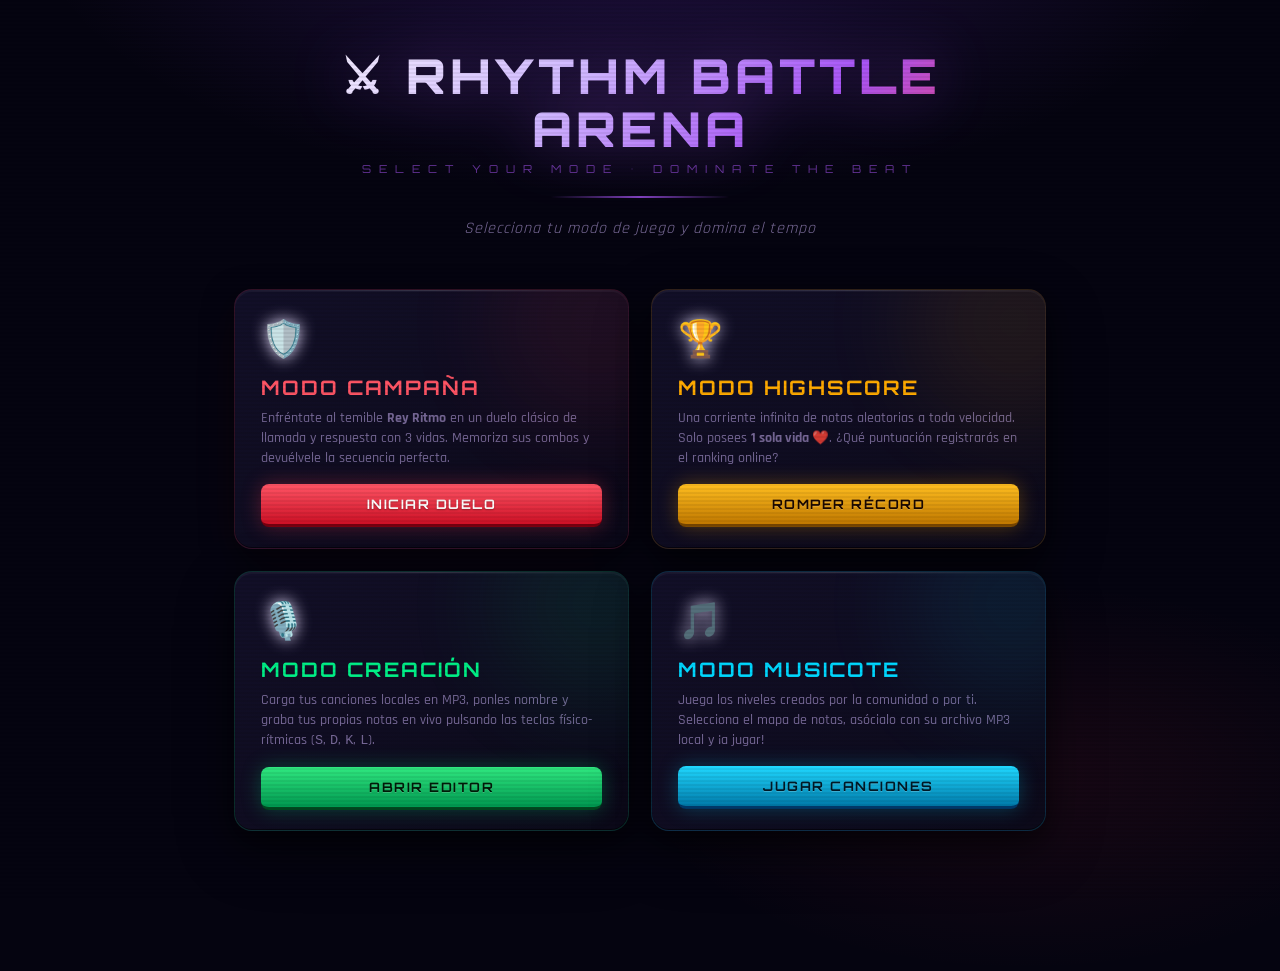
<file: index.html>
<!DOCTYPE html>
<html lang="es">
<head>
    <meta charset="UTF-8">
    <meta http-equiv="refresh" content="0; url=menu.html">
    <title>Cargando Rhythm Battle Arena...</title>
    <style>
        /* Una pantalla de carga simple por si el navegador tarda un instante */
        body {
            background-color: #0f0c1b;
            color: #ffffff;
            font-family: 'Segoe UI', sans-serif;
            display: flex;
            justify-content: center;
            align-items: center;
            height: 100vh;
            margin: 0;
        }
    </style>
</head>
<body>
    <p>Cargando Arena Musical...</p>
    <script>
        // Respaldo en JavaScript por si el navegador bloquea la meta-etiqueta
        window.location.href = "menu.html";
    </script>
</body>
</html>
</file>
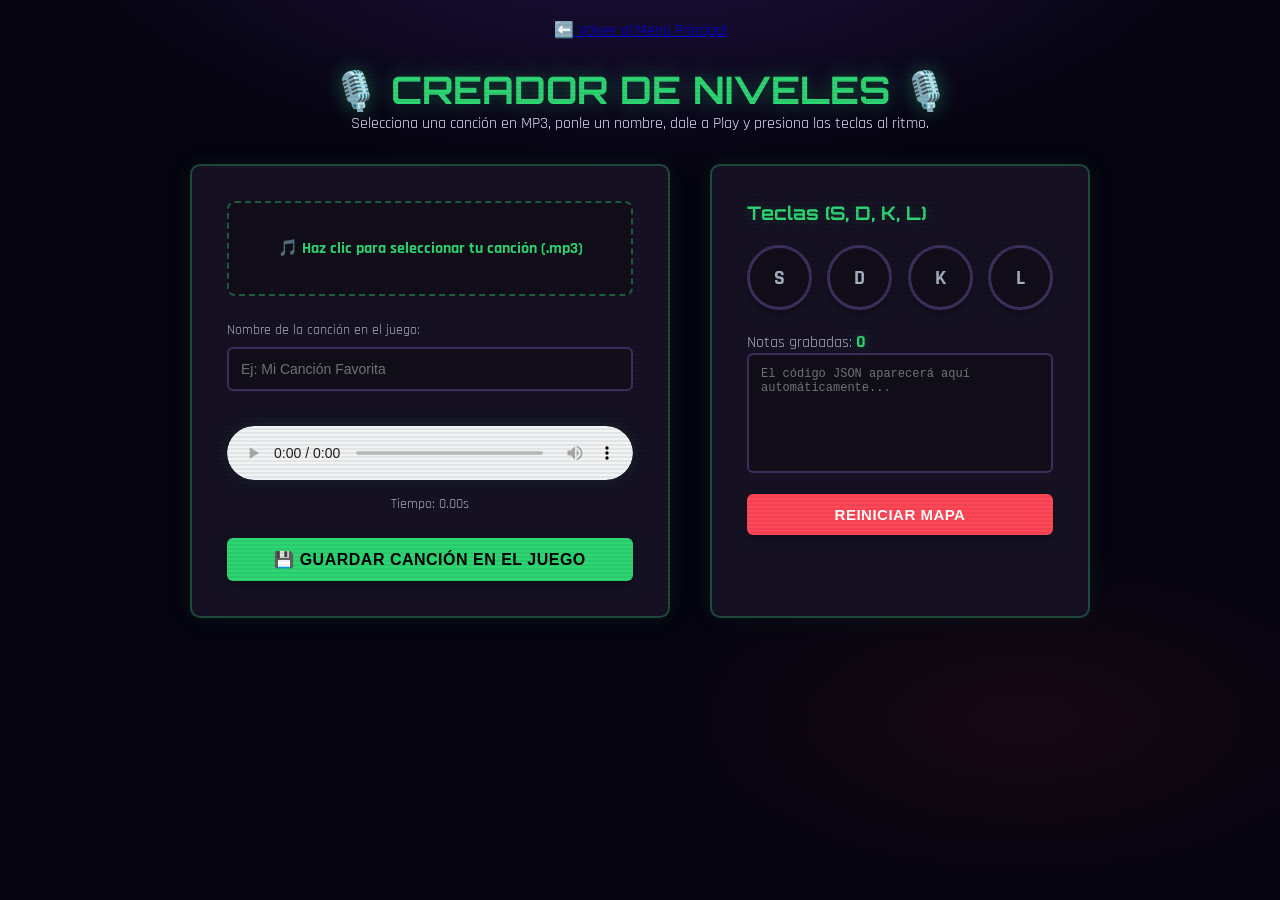
<file: editor_local.html>
<!DOCTYPE html>
<html lang="es">
<head>
    <meta charset="UTF-8">
    <title>Creador de Mapas - Rhythm Battle Arena</title>
    <link rel="stylesheet" href="style.css">
    <style>
        .container {
            display: flex;
            justify-content: center;
            gap: 40px;
            margin-top: 30px;
            flex-wrap: wrap;
        }
        
        #audio-panel {
            background: #161224;
            padding: 35px;
            border-radius: 10px;
            width: 480px;
            display: flex;
            flex-direction: column;
            justify-content: center;
            align-items: center;
            border: 2px solid rgba(46, 213, 115, 0.3);
            box-shadow: 0 0 25px rgba(46, 213, 115, 0.08);
            transition: all 0.3s ease;
            box-sizing: border-box;
        }
        
        #audio-panel:hover {
            border-color: #2ed573;
            box-shadow: 0 0 30px rgba(46, 213, 115, 0.15);
        }
        
        #editor-panel {
            background: #161224;
            padding: 35px;
            border-radius: 10px;
            width: 380px;
            text-align: left;
            border: 2px solid rgba(46, 213, 115, 0.3);
            box-shadow: 0 0 25px rgba(46, 213, 115, 0.08);
            transition: all 0.3s ease;
            box-sizing: border-box;
        }

        #editor-panel:hover {
            border-color: #2ed573;
            box-shadow: 0 0 30px rgba(46, 213, 115, 0.15);
        }
        
        .file-select-zone {
            border: 2px dashed rgba(46, 213, 115, 0.4);
            padding: 35px 20px;
            border-radius: 8px;
            width: 100%;
            text-align: center;
            margin-bottom: 25px;
            background: #110e1a;
            cursor: pointer;
            transition: all 0.2s ease;
            box-sizing: border-box;
        }
        
        .file-select-zone:hover {
            border-color: #2ed573;
            background: rgba(46, 213, 115, 0.05);
            box-shadow: 0 0 15px rgba(46, 213, 115, 0.15);
        }
        
        input[type="file"] {
            display: none;
        }

        input[type="text"] {
            width: 100%;
            padding: 12px;
            background: #110e1a;
            border: 2px solid #3d2f5c;
            color: white;
            border-radius: 6px;
            box-sizing: border-box;
            margin-bottom: 20px;
            font-size: 14px;
            outline: none;
            transition: all 0.2s ease;
        }

        input[type="text"]:focus {
            border-color: #2ed573;
            box-shadow: 0 0 10px rgba(46, 213, 115, 0.3);
        }

        .pad-container {
            display: flex;
            justify-content: space-between;
            margin: 20px 0;
        }

        .pad {
            width: 65px;
            height: 65px;
            border: 3px solid #3d2f5c;
            border-radius: 50%;
            display: flex;
            align-items: center;
            justify-content: center;
            font-weight: bold;
            font-size: 20px;
            background: #110e1a;
            color: #a5b1c2;
            transition: all 0.08s ease;
            user-select: none;
            box-shadow: 0 4px 10px rgba(0, 0, 0, 0.3);
        }

        .pad.active-S { background: #ff4757; border-color: #ff4757; box-shadow: 0 0 20px #ff4757; color: white; transform: scale(0.9); }
        .pad.active-D { background: #2ed573; border-color: #2ed573; box-shadow: 0 0 20px #2ed573; color: white; transform: scale(0.9); }
        .pad.active-K { background: #ffa502; border-color: #ffa502; box-shadow: 0 0 20px #ffa502; color: white; transform: scale(0.9); }
        .pad.active-L { background: #1e90ff; border-color: #1e90ff; box-shadow: 0 0 20px #1e90ff; color: white; transform: scale(0.9); }

        audio {
            width: 100%;
            margin-top: 15px;
            border-radius: 30px;
            background: #110e1a;
            box-shadow: 0 0 15px rgba(46, 213, 115, 0.1);
            outline: none;
        }

        textarea {
            width: 100%;
            height: 120px;
            background: #110e1a;
            color: #2ed573;
            border: 2px solid #3d2f5c;
            border-radius: 6px;
            font-family: 'Courier New', Courier, monospace;
            padding: 12px;
            box-sizing: border-box;
            resize: none;
            font-size: 12px;
            outline: none;
            transition: all 0.2s ease;
            margin-bottom: 15px;
        }

        textarea:focus {
            border-color: #2ed573;
            box-shadow: 0 0 10px rgba(46, 213, 115, 0.2);
        }

        button {
            background: #2ed573;
            color: black;
            border: none;
            padding: 12px 15px;
            font-weight: bold;
            border-radius: 6px;
            cursor: pointer;
            width: 100%;
            font-size: 15px;
            text-transform: uppercase;
            letter-spacing: 0.5px;
            box-shadow: 0 4px 10px rgba(0,0,0,0.3);
            transition: all 0.2s ease;
        }

        button:hover {
            background: #5ed98f;
            transform: translateY(-2px);
            box-shadow: 0 6px 15px rgba(46, 213, 115, 0.4);
        }

        button:active {
            transform: translateY(0);
        }

        .btn-danger {
            background: #ff4757;
            color: white;
        }

        .btn-danger:hover {
            background: #ff6b7b;
            box-shadow: 0 6px 15px rgba(255, 71, 87, 0.4);
        }

        #save-btn {
            background: #2ed573;
            color: black;
            margin-top: 25px;
            font-size: 16px;
        }

        #save-btn:hover {
            background: #5ed98f;
            box-shadow: 0 6px 15px rgba(46, 213, 115, 0.4);
        }
    </style>
</head>
<body>

    <div class="menu-wrapper">
        <a href="menu.html" class="nav-back" style="margin-top: 20px; display: inline-block;">⬅️ Volver al Menú Principal</a>
        
        <h1 id="game-title" style="color: #2ed573; text-shadow: 0 0 20px rgba(46, 213, 115, 0.4); margin-top: 25px; font-size: 38px;">🎙️ CREADOR DE NIVELES 🎙️</h1>
        <div class="welcome-subtitle" style="margin-bottom: 30px;">Selecciona una canción en MP3, ponle un nombre, dale a Play y presiona las teclas al ritmo.</div>

        <div class="container">
            <div id="audio-panel">
                <div class="file-select-zone" onclick="document.getElementById('audio-file').click()">
                    <p id="file-label" style="margin: 0; font-weight: bold; color: #2ed573;">🎵 Haz clic para seleccionar tu canción (.mp3)</p>
                    <input type="file" id="audio-file" accept="audio/*">
                </div>
                
                <label style="align-self: flex-start; margin-bottom: 8px; color: #a5b1c2; font-size: 14px;">Nombre de la canción en el juego:</label>
                <input type="text" id="song-name" placeholder="Ej: Mi Canción Favorita">

                <audio id="audio-player" controls></audio>
                <div style="margin-top: 15px; color: #a5b1c2; font-size: 14px;" id="track-time">Tiempo: 0.00s</div>
                
                <button id="save-btn">💾 Guardar Canción en el Juego</button>
            </div>

            <div id="editor-panel">
                <h3 style="margin-top:0; color: #2ed573; text-shadow: 0 0 10px rgba(46, 213, 115, 0.2);">Teclas (S, D, K, L)</h3>
                <div class="pad-container">
                    <div id="pad-S" class="pad">S</div>
                    <div id="pad-D" class="pad">D</div>
                    <div id="pad-K" class="pad">K</div>
                    <div id="pad-L" class="pad">L</div>
                </div>
                <p style="color: #a5b1c2;">Notas grabadas: <strong id="note-count" style="color: #2ed573; font-size: 18px; text-shadow: 0 0 10px rgba(46, 213, 115, 0.3);">0</strong></p>
                <textarea id="json-output" readonly placeholder="El código JSON aparecerá aquí automáticamente..."></textarea>
                <button onclick="clearMap()" class="btn-danger">Reiniciar Mapa</button>
            </div>
        </div>

    <script>
        const audioInput = document.getElementById('audio-file');
        const audioPlayer = document.getElementById('audio-player');
        const fileLabel = document.getElementById('file-label');
        const trackTimeTxt = document.getElementById('track-time');
        const songNameInput = document.getElementById('song-name');
        
        let generatedMap = [];
        let selectedFileName = "";
        const validKeys = ['S', 'D', 'K', 'L'];

        // Cargar archivo de audio local
        audioInput.addEventListener('change', function(e) {
            const file = e.target.files[0];
            if (file) {
                selectedFileName = file.name;
                fileLabel.innerText = "🎵 Cargado: " + file.name;
                // Auto-rellenar el nombre quitando la extensión .mp3
                songNameInput.value = file.name.replace(/\.[^/.]+$/, ""); 
                audioPlayer.src = URL.createObjectURL(file);
                clearMap(false);
            }
        });

        // Mostrar el tiempo transcurrido
        audioPlayer.addEventListener('timeupdate', () => {
            trackTimeTxt.innerText = `Tiempo: ${audioPlayer.currentTime.toFixed(2)}s`;
        });

        // Capturar pulsaciones
        window.addEventListener('keydown', (e) => {
            if (!audioPlayer.src || audioPlayer.paused) return;
            const key = e.key.toUpperCase();
            if (validKeys.includes(key)) {
                e.preventDefault(); 
                const exactTime = parseFloat(audioPlayer.currentTime.toFixed(3));
                
                // Evitar spam por mantener pulsada la tecla
                if (generatedMap.length > 0) {
                    const lastNote = generatedMap[generatedMap.length - 1];
                    if (lastNote.key === key && Math.abs(lastNote.time - exactTime) < 0.05) return;
                }

                generatedMap.push({ time: exactTime, key: key });
                generatedMap.sort((a, b) => a.time - b.time);
                updateUI(key);
            }
        });

        // Quitar la animación visual al soltar la tecla
        window.addEventListener('keyup', (e) => {
            const key = e.key.toUpperCase();
            if (validKeys.includes(key)) {
                const pad = document.getElementById(`pad-${key}`);
                if (pad) pad.className = `pad`;
            }
        });

        function updateUI(activeKey) {
            const pad = document.getElementById(`pad-${activeKey}`);
            if (pad) pad.classList.add(`active-${activeKey}`);
            document.getElementById('note-count').innerText = generatedMap.length;
            document.getElementById('json-output').value = JSON.stringify(generatedMap);
        }

        function clearMap(askConfirm = true) {
            if (askConfirm && !confirm("¿Seguro que quieres borrar todas las notas actuales?")) return;
            generatedMap = [];
            document.getElementById('note-count').innerText = "0";
            document.getElementById('json-output').value = "";
        }

        // Guardar la canción en localStorage
        document.getElementById('save-btn').addEventListener('click', () => {
            const title = songNameInput.value.trim();
            if (!title) {
                alert("Por favor, ponle un nombre a la canción.");
                return;
            }
            if (generatedMap.length === 0) {
                alert("Primero debes grabar algunas notas antes de guardar.");
                return;
            }

            const customSong = {
                name: title,
                fileName: selectedFileName,
                map: generatedMap
            };

            let savedSongs = JSON.parse(localStorage.getItem('custom_rhythm_songs')) || [];
            
            const existingIndex = savedSongs.findIndex(s => s.name === title);
            if(existingIndex !== -1) {
                if(!confirm("Ya existe una canción con este nombre. ¿Quieres sobrescribirla?")) return;
                savedSongs[existingIndex] = customSong;
            } else {
                savedSongs.push(customSong);
            }

            localStorage.setItem('custom_rhythm_songs', JSON.stringify(savedSongs));
            alert(`¡Canción "${title}" guardada con éxito! Ya puedes volver al juego a probarla.`);
        });
    </script>
    </div>
</body>
</html>
</file>
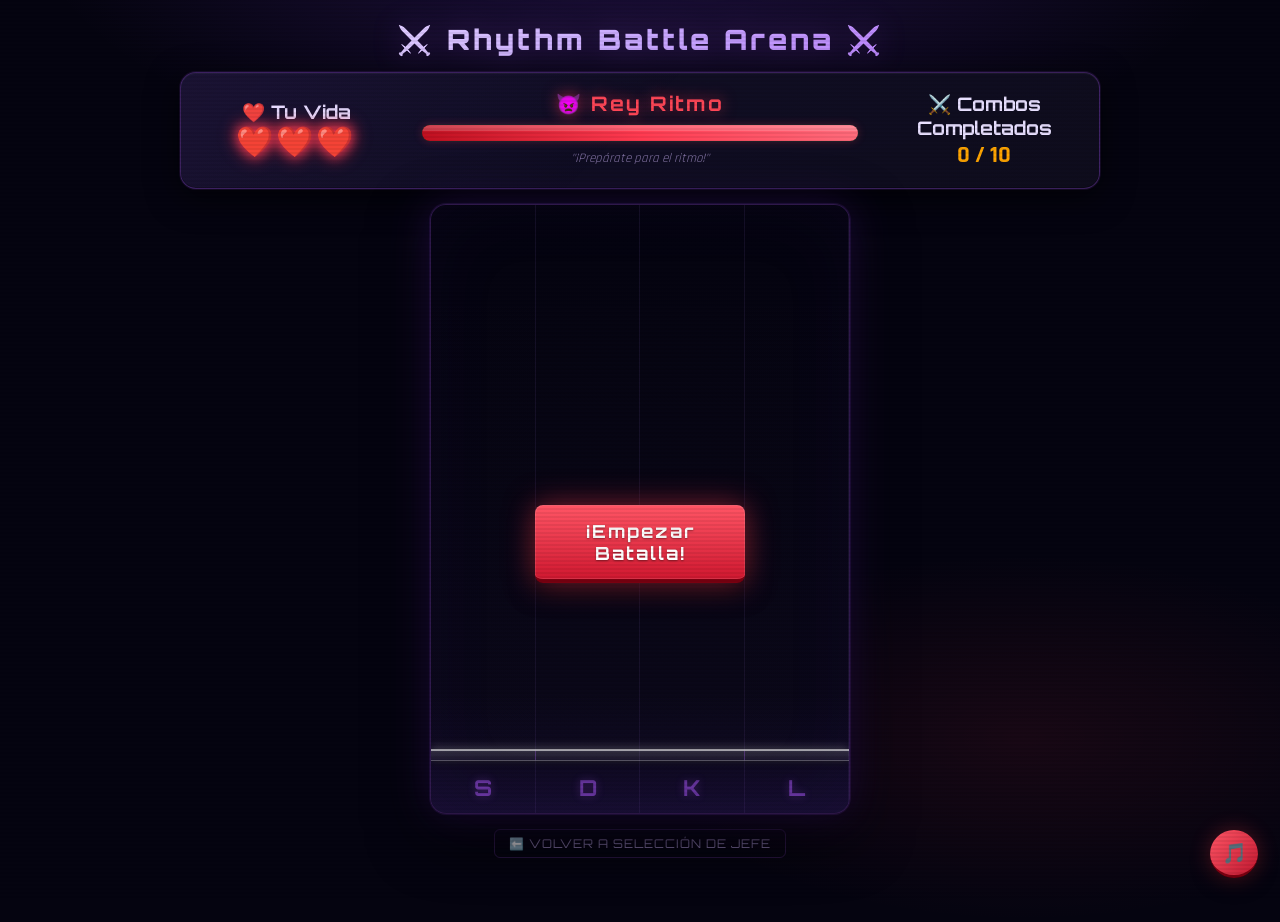
<file: juego.html>
<!DOCTYPE html>
<html lang="es">
<head>
    <meta charset="UTF-8">
    <meta name="viewport" content="width=device-width, initial-scale=1.0">
    <title>Rhythm Battle Arena</title>
    <link rel="preconnect" href="https://fonts.googleapis.com">
    <link href="https://fonts.googleapis.com/css2?family=Rajdhani:wght@400;500;600;700&family=Orbitron:wght@400;700;900&display=swap" rel="stylesheet">
    <link rel="stylesheet" href="style.css">
    <style>
        .nav-back {
            display: inline-block;
            margin-top: 15px;
            color: rgba(136,120,170,0.8);
            text-decoration: none;
            font-size: 12px;
            font-family: 'Orbitron', sans-serif;
            letter-spacing: 1px;
            text-transform: uppercase;
            transition: all 0.2s;
            padding: 6px 14px;
            border: 1px solid rgba(168,85,247,0.2);
            border-radius: 6px;
        }
        .nav-back:hover {
            color: #ff3a50;
            border-color: rgba(255,58,80,0.4);
            box-shadow: 0 0 10px rgba(255,58,80,0.15);
        }
        .highscore-ui-color { color: #ffaa00 !important; }

        #game-title {
            font-family: 'Orbitron', sans-serif;
            font-size: 28px;
            font-weight: 900;
            letter-spacing: 3px;
            margin: 22px 0 10px;
            background: linear-gradient(135deg, #ffffff 0%, #c8a8ff 50%, #a855f7 100%);
            -webkit-background-clip: text;
            -webkit-text-fill-color: transparent;
            background-clip: text;
            filter: drop-shadow(0 0 15px rgba(168,85,247,0.3));
        }
    </style>
</head>
<body>

    <h1 id="game-title">⚔️ Rhythm Battle Arena ⚔️</h1>
    
    <div id="battle-ui">
        <div class="ui-box">
            <h3 id="heart-title">❤️ Tu Vida</h3>
            <div id="player-hearts">❤️❤️❤️</div>
        </div>
        
        <div id="boss-zone">
            <div id="boss-active-ui">
                <h3 id="boss-name">👿 Rey Ritmo</h3>
                <div id="boss-health-bar"><div id="boss-health-fill"></div></div>
                <div id="boss-dialogue">"¡Prepárate para el ritmo!"</div>
            </div>
            <div id="game-message" style="display: none;"></div>
        </div>

        <div class="ui-box">
            <h3 id="score-title">⚔️ Combos Completados</h3>
            <div id="combo-counter" style="font-size: 24px; font-weight: bold; color: #ffa502;">0 / 10</div>
        </div>
    </div>

    <div id="main-layout">
        <div id="game-area">
            <button id="start-btn">¡Empezar Batalla!</button>
            <button id="next-boss-btn" style="display: none;">Siguiente Jefe</button>
            
            <div id="game-container">
                <div id="lane-S" class="lane"></div>
                <div id="lane-D" class="lane"></div>
                <div id="lane-K" class="lane"></div>
                <div id="lane-L" class="lane"></div>
                
                <div id="hit-bar"></div>
                
                <div class="key-indicator" style="left:0%;">S</div>
                <div class="key-indicator" style="left:25%;">D</div>
                <div class="key-indicator" style="left:50%;">K</div>
                <div class="key-indicator" style="left:75%;">L</div>
            </div>
            
            <a href="seleccion_boss.html" class="nav-back">⬅️ Volver a Selección de Jefe</a>
        </div>
    </div>

    <!-- Botón flotante para mutear/reproducir música de fondo -->
    <button id="mute-music-btn" class="mute-music-btn campana-theme">🎵</button>

    <script src="juego.js"></script>
</body>
</html>
</file>
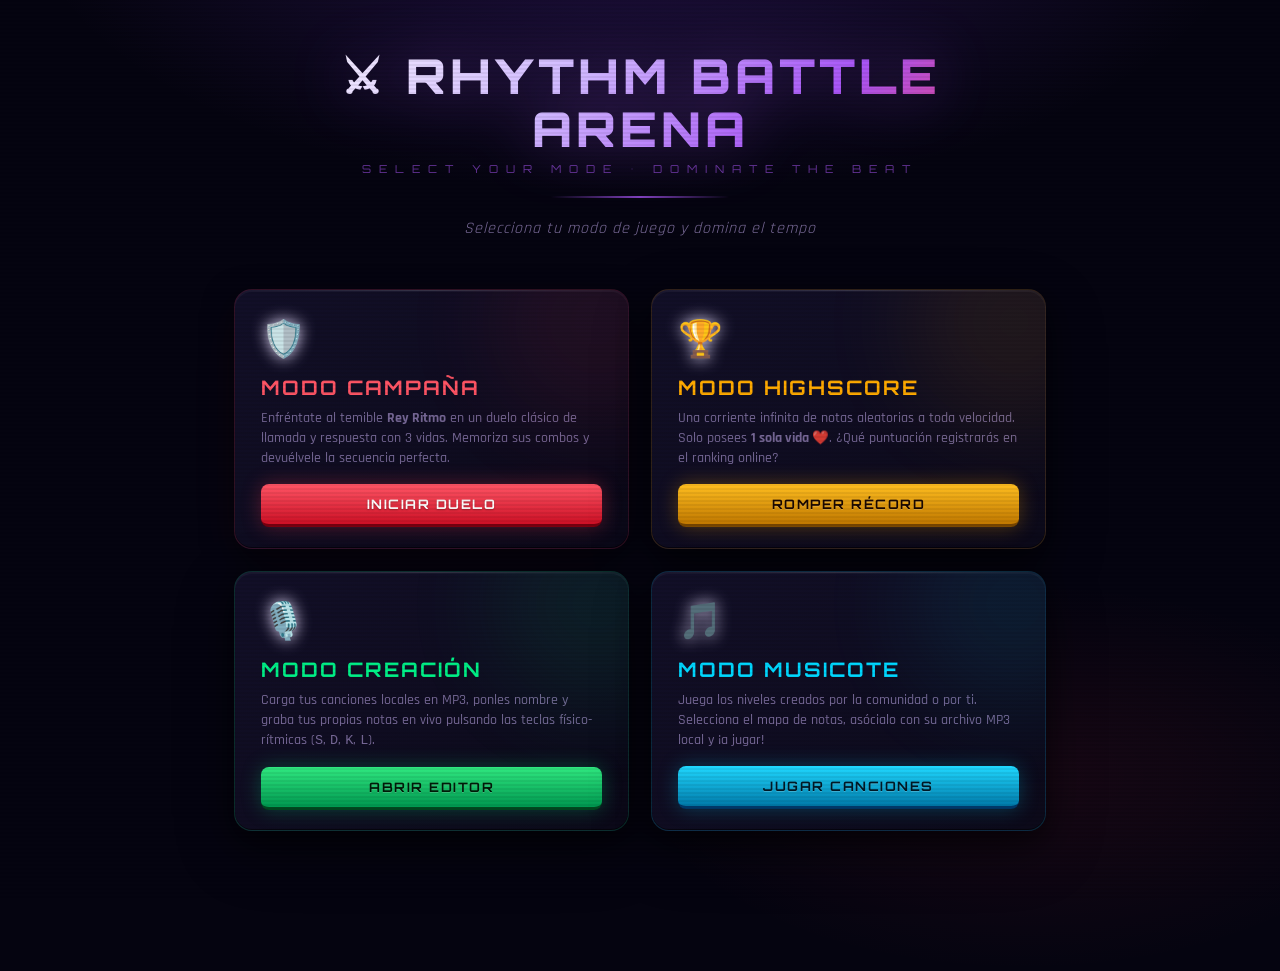
<file: menu.html>
<!DOCTYPE html>
<html lang="es">
<head>
    <meta charset="UTF-8">
    <meta name="viewport" content="width=device-width, initial-scale=1.0">
    <title>Rhythm Battle Arena - Menú Principal</title>
    <meta name="description" content="Rhythm Battle Arena - elige tu modo de juego y domina el ritmo">
    <link rel="preconnect" href="https://fonts.googleapis.com">
    <link href="https://fonts.googleapis.com/css2?family=Rajdhani:wght@400;500;600;700&family=Orbitron:wght@400;700;900&display=swap" rel="stylesheet">
    <link rel="stylesheet" href="style.css">
    <style>
        /* ── PARTICLES CANVAS ── */
        #particles-canvas {
            position: fixed;
            inset: 0;
            pointer-events: none;
            z-index: 0;
        }

        /* ── MENU WRAPPER ── */
        .menu-wrapper {
            position: relative;
            z-index: 1;
            max-width: 860px;
            margin: 0 auto;
            padding: 0 24px 80px;
        }

        /* ── HEADER ── */
        .menu-header {
            padding-top: 50px;
            margin-bottom: 50px;
        }

        .menu-logo {
            font-family: 'Orbitron', sans-serif;
            font-size: 48px;
            font-weight: 900;
            letter-spacing: 4px;
            text-transform: uppercase;
            background: linear-gradient(135deg, #ffffff 0%, #d0b8ff 40%, #a855f7 70%, #ff3a50 100%);
            -webkit-background-clip: text;
            -webkit-text-fill-color: transparent;
            background-clip: text;
            margin-bottom: 0;
            line-height: 1.1;
            filter: drop-shadow(0 0 30px rgba(168,85,247,0.4));
        }

        .menu-logo-sub {
            font-family: 'Orbitron', sans-serif;
            font-size: 11px;
            letter-spacing: 8px;
            color: rgba(168,85,247,0.6);
            text-transform: uppercase;
            margin-top: 6px;
            margin-bottom: 0;
        }

        .menu-divider {
            width: 180px;
            height: 2px;
            background: linear-gradient(90deg, transparent, rgba(168,85,247,0.8), transparent);
            margin: 20px auto;
        }

        .welcome-subtitle {
            color: rgba(136,120,170,0.9);
            font-style: italic;
            font-size: 16px;
            font-family: 'Rajdhani', sans-serif;
            letter-spacing: 1px;
        }

        /* ── GRID ── */
        .modes-container {
            display: grid;
            grid-template-columns: repeat(2, 1fr);
            gap: 22px;
            perspective: 1000px;
        }

        /* ── MODE CARD — 3D EXTRUSION ── */
        .mode-card {
            position: relative;
            background: linear-gradient(145deg, rgba(19,16,42,0.95) 0%, rgba(12,10,26,0.98) 100%);
            border-radius: 18px;
            padding: 28px 26px 22px;
            text-align: left;
            display: flex;
            flex-direction: column;
            justify-content: space-between;
            height: 260px;
            box-sizing: border-box;
            cursor: pointer;
            overflow: hidden;
            border: 1px solid rgba(255,255,255,0.04);
            box-shadow:
                0 2px 0 rgba(255,255,255,0.04) inset,
                0 -1px 0 rgba(0,0,0,0.5) inset,
                0 10px 30px rgba(0,0,0,0.5),
                0 20px 60px rgba(0,0,0,0.3);
            transform-style: preserve-3d;
            transition:
                transform 0.4s cubic-bezier(0.23,1,0.32,1),
                box-shadow 0.4s ease;
        }

        /* Top-edge highlight for 3D "lid" effect */
        .mode-card::before {
            content: '';
            position: absolute;
            top: 0; left: 0; right: 0;
            height: 1px;
            background: linear-gradient(90deg, transparent, rgba(255,255,255,0.12), transparent);
        }

        /* Bottom shadow bar for extrusion depth */
        .mode-card::after {
            content: '';
            position: absolute;
            bottom: -6px; left: 8%; right: 8%;
            height: 6px;
            border-radius: 0 0 18px 18px;
            opacity: 0.6;
            transition: opacity 0.4s ease, transform 0.4s ease;
        }

        /* Background glow blob */
        .mode-card .card-glow {
            position: absolute;
            top: -30%;
            right: -20%;
            width: 220px;
            height: 220px;
            border-radius: 50%;
            opacity: 0.08;
            filter: blur(50px);
            transition: opacity 0.4s ease, transform 0.4s ease;
            pointer-events: none;
        }

        /* Hover 3D tilt + lift */
        .mode-card:hover {
            transform: translateY(-8px) rotateX(3deg) rotateY(-1deg);
        }

        .mode-card:hover .card-glow {
            opacity: 0.18;
            transform: scale(1.2);
        }

        .mode-card:hover::after {
            opacity: 0.4;
            transform: scaleY(0.6);
        }

        /* ── ICON BADGE ── */
        .mode-icon {
            font-size: 36px;
            margin-bottom: 12px;
            display: block;
            filter: drop-shadow(0 0 8px currentColor);
            transition: transform 0.3s ease;
        }

        .mode-card:hover .mode-icon {
            transform: scale(1.15) rotateY(10deg);
        }

        /* ── TEXTS ── */
        .mode-info { width: 100%; }

        .mode-title {
            margin: 0 0 8px 0;
            font-size: 20px;
            font-weight: 700;
            letter-spacing: 2px;
            font-family: 'Orbitron', sans-serif;
            text-transform: uppercase;
        }

        .mode-description {
            margin: 0 0 16px 0;
            color: rgba(136,120,170,0.85);
            font-size: 13.5px;
            line-height: 1.5;
            font-family: 'Rajdhani', sans-serif;
            font-weight: 500;
        }

        /* ── ACTION BUTTON — 3D EXTRUSION ── */
        .mode-btn {
            display: block;
            border: none;
            padding: 12px 20px;
            font-size: 13px;
            font-weight: 700;
            border-radius: 8px;
            cursor: pointer;
            text-decoration: none;
            text-transform: uppercase;
            text-align: center;
            width: 100%;
            box-sizing: border-box;
            font-family: 'Orbitron', sans-serif;
            letter-spacing: 1.5px;
            transition: all 0.15s cubic-bezier(0.4,0,0.2,1);
            position: relative;
            z-index: 1;
        }

        .mode-btn:active {
            transform: translateY(2px) !important;
        }

        /* ── PER-MODE COLORS ── */

        /* CAMPAÑA */
        .mode-card.campana {
            border-color: rgba(255,58,80,0.15);
            box-shadow:
                0 2px 0 rgba(255,255,255,0.04) inset,
                0 -1px 0 rgba(0,0,0,0.5) inset,
                0 10px 30px rgba(0,0,0,0.5),
                0 20px 60px rgba(255,58,80,0.04);
        }
        .mode-card.campana::after { background: #7a0010; }
        .mode-card.campana:hover {
            border-color: rgba(255,58,80,0.35);
            box-shadow:
                0 2px 0 rgba(255,255,255,0.05) inset,
                0 -1px 0 rgba(0,0,0,0.5) inset,
                0 20px 50px rgba(255,58,80,0.2),
                0 30px 80px rgba(0,0,0,0.4);
        }
        .mode-card.campana .card-glow { background: #ff3a50; }
        .btn-campana {
            background: linear-gradient(180deg, #ff5565 0%, #cc1025 100%);
            color: white;
            border-bottom: 3px solid #7a0010;
            text-shadow: 0 1px 2px rgba(0,0,0,0.3);
            box-shadow: 0 0 20px rgba(255,58,80,0.3);
        }
        .btn-campana:hover {
            background: linear-gradient(180deg, #ff7080 0%, #dd2035 100%);
            transform: translateY(-2px);
            box-shadow: 0 0 30px rgba(255,58,80,0.5), 0 6px 15px rgba(0,0,0,0.4);
        }

        /* HIGHSCORE */
        .mode-card.highscore {
            border-color: rgba(255,170,0,0.15);
        }
        .mode-card.highscore::after { background: #7a4800; }
        .mode-card.highscore:hover {
            border-color: rgba(255,170,0,0.35);
            box-shadow:
                0 2px 0 rgba(255,255,255,0.05) inset,
                0 -1px 0 rgba(0,0,0,0.5) inset,
                0 20px 50px rgba(255,170,0,0.15),
                0 30px 80px rgba(0,0,0,0.4);
        }
        .mode-card.highscore .card-glow { background: #ffaa00; }
        .btn-highscore {
            background: linear-gradient(180deg, #ffbe20 0%, #c07800 100%);
            color: #1a0800;
            border-bottom: 3px solid #7a4800;
            text-shadow: 0 1px 0 rgba(255,255,255,0.2);
            box-shadow: 0 0 20px rgba(255,170,0,0.3);
        }
        .btn-highscore:hover {
            background: linear-gradient(180deg, #ffd050 0%, #d08800 100%);
            transform: translateY(-2px);
            box-shadow: 0 0 35px rgba(255,170,0,0.5), 0 6px 15px rgba(0,0,0,0.4);
        }

        /* CREACIÓN */
        .mode-card.creacion {
            border-color: rgba(0,240,135,0.15);
        }
        .mode-card.creacion::after { background: #004820; }
        .mode-card.creacion:hover {
            border-color: rgba(0,240,135,0.35);
            box-shadow:
                0 2px 0 rgba(255,255,255,0.05) inset,
                0 -1px 0 rgba(0,0,0,0.5) inset,
                0 20px 50px rgba(0,240,135,0.15),
                0 30px 80px rgba(0,0,0,0.4);
        }
        .mode-card.creacion .card-glow { background: #00f087; }
        .btn-creacion {
            background: linear-gradient(180deg, #30e880 0%, #009850 100%);
            color: #001a08;
            border-bottom: 3px solid #004820;
            text-shadow: 0 1px 0 rgba(255,255,255,0.2);
            box-shadow: 0 0 20px rgba(0,240,135,0.25);
        }
        .btn-creacion:hover {
            background: linear-gradient(180deg, #50ff98 0%, #10a860 100%);
            transform: translateY(-2px);
            box-shadow: 0 0 35px rgba(0,240,135,0.5), 0 6px 15px rgba(0,0,0,0.4);
        }

        /* MUSICOTE */
        .mode-card.musicote {
            border-color: rgba(0,216,255,0.15);
        }
        .mode-card.musicote::after { background: #003868; }
        .mode-card.musicote:hover {
            border-color: rgba(0,216,255,0.35);
            box-shadow:
                0 2px 0 rgba(255,255,255,0.05) inset,
                0 -1px 0 rgba(0,0,0,0.5) inset,
                0 20px 50px rgba(0,216,255,0.15),
                0 30px 80px rgba(0,0,0,0.4);
        }
        .mode-card.musicote .card-glow { background: #00d8ff; }
        .btn-musicote {
            background: linear-gradient(180deg, #20d8ff 0%, #007aaa 100%);
            color: #001825;
            border-bottom: 3px solid #003868;
            text-shadow: 0 1px 0 rgba(255,255,255,0.2);
            box-shadow: 0 0 20px rgba(0,216,255,0.25);
        }
        .btn-musicote:hover {
            background: linear-gradient(180deg, #40e8ff 0%, #009acc 100%);
            transform: translateY(-2px);
            box-shadow: 0 0 35px rgba(0,216,255,0.5), 0 6px 15px rgba(0,0,0,0.4);
        }

        /* ── RESPONSIVE ── */
        @media (max-width: 640px) {
            .menu-logo { font-size: 32px; letter-spacing: 2px; }
            .modes-container { grid-template-columns: 1fr; }
            .mode-card { height: auto; min-height: 230px; }
        }
    </style>
</head>
<body>
    <canvas id="particles-canvas"></canvas>

    <div class="menu-wrapper">
        <header class="menu-header">
            <h1 class="menu-logo">⚔ Rhythm Battle Arena</h1>
            <p class="menu-logo-sub">Select your mode &bull; Dominate the beat</p>
            <div class="menu-divider"></div>
            <p class="welcome-subtitle">Selecciona tu modo de juego y domina el tempo</p>
        </header>

        <div class="modes-container">

            <!-- CAMPAÑA -->
            <div class="mode-card campana">
                <div class="card-glow"></div>
                <div class="mode-info">
                    <span class="mode-icon">🛡️</span>
                    <h2 class="mode-title" style="color:#ff5565;">Modo Campaña</h2>
                    <p class="mode-description">
                        Enfréntate al temible <strong>Rey Ritmo</strong> en un duelo clásico de llamada y respuesta con 3 vidas. Memoriza sus combos y devuélvele la secuencia perfecta.
                    </p>
                </div>
                <a id="btn-campana" href="seleccion_boss.html" class="mode-btn btn-campana">Iniciar Duelo</a>
            </div>

            <!-- HIGHSCORE -->
            <div class="mode-card highscore">
                <div class="card-glow"></div>
                <div class="mode-info">
                    <span class="mode-icon">🏆</span>
                    <h2 class="mode-title" style="color:#ffaa00;">Modo Highscore</h2>
                    <p class="mode-description">
                        Una corriente infinita de notas aleatorias a toda velocidad. Solo posees <strong>1 sola vida ❤️</strong>. ¿Qué puntuación registrarás en el ranking online?
                    </p>
                </div>
                <a id="btn-highscore" href="highscore.html" class="mode-btn btn-highscore">Romper Récord</a>
            </div>

            <!-- CREACIÓN -->
            <div class="mode-card creacion">
                <div class="card-glow"></div>
                <div class="mode-info">
                    <span class="mode-icon">🎙️</span>
                    <h2 class="mode-title" style="color:#00f087;">Modo Creación</h2>
                    <p class="mode-description">
                        Carga tus canciones locales en MP3, ponles nombre y graba tus propias notas en vivo pulsando las teclas físico-rítmicas (<code>S</code>, <code>D</code>, <code>K</code>, <code>L</code>).
                    </p>
                </div>
                <a id="btn-creacion" href="editor_local.html" class="mode-btn btn-creacion">Abrir Editor</a>
            </div>

            <!-- MUSICOTE -->
            <div class="mode-card musicote">
                <div class="card-glow"></div>
                <div class="mode-info">
                    <span class="mode-icon">🎵</span>
                    <h2 class="mode-title" style="color:#00d8ff;">Modo Musicote</h2>
                    <p class="mode-description">
                        Juega los niveles creados por la comunidad o por ti. Selecciona el mapa de notas, asócialo con su archivo MP3 local y ¡a jugar!
                    </p>
                </div>
                <a id="btn-musicote" href="musicote.html" class="mode-btn btn-musicote">Jugar Canciones</a>
            </div>

        </div>
    </div>

    <script>
        /* ── FLOATING PARTICLES ── */
        (function() {
            const canvas = document.getElementById('particles-canvas');
            const ctx = canvas.getContext('2d');
            let W, H, particles = [];

            function resize() {
                W = canvas.width  = window.innerWidth;
                H = canvas.height = window.innerHeight;
            }

            const COLORS = ['rgba(168,85,247,', 'rgba(255,58,80,', 'rgba(0,216,255,', 'rgba(255,170,0,'];

            function spawn() {
                return {
                    x: Math.random() * W,
                    y: H + 10,
                    r: Math.random() * 1.8 + 0.4,
                    speed: Math.random() * 0.6 + 0.2,
                    opacity: Math.random() * 0.5 + 0.1,
                    color: COLORS[Math.floor(Math.random() * COLORS.length)],
                    drift: (Math.random() - 0.5) * 0.3,
                };
            }

            for (let i = 0; i < 80; i++) {
                const p = spawn();
                p.y = Math.random() * H; // spread on init
                particles.push(p);
            }

            function frame() {
                ctx.clearRect(0, 0, W, H);
                particles.forEach((p, i) => {
                    p.y  -= p.speed;
                    p.x  += p.drift;
                    if (p.y < -10) particles[i] = spawn();

                    ctx.beginPath();
                    ctx.arc(p.x, p.y, p.r, 0, Math.PI * 2);
                    ctx.fillStyle = p.color + p.opacity + ')';
                    ctx.fill();
                });
                requestAnimationFrame(frame);
            }

            window.addEventListener('resize', resize);
            resize();
            frame();
        })();

        /* ── 3D TILT ON MOUSE MOVE ── */
        document.querySelectorAll('.mode-card').forEach(card => {
            card.addEventListener('mousemove', e => {
                const r = card.getBoundingClientRect();
                const x = (e.clientX - r.left) / r.width  - 0.5;  // -0.5 to 0.5
                const y = (e.clientY - r.top)  / r.height - 0.5;
                card.style.transform = `translateY(-8px) rotateX(${-y * 8}deg) rotateY(${x * 8}deg)`;
            });
            card.addEventListener('mouseleave', () => {
                card.style.transform = '';
            });
        });
    </script>
</body>
</html>
</file>
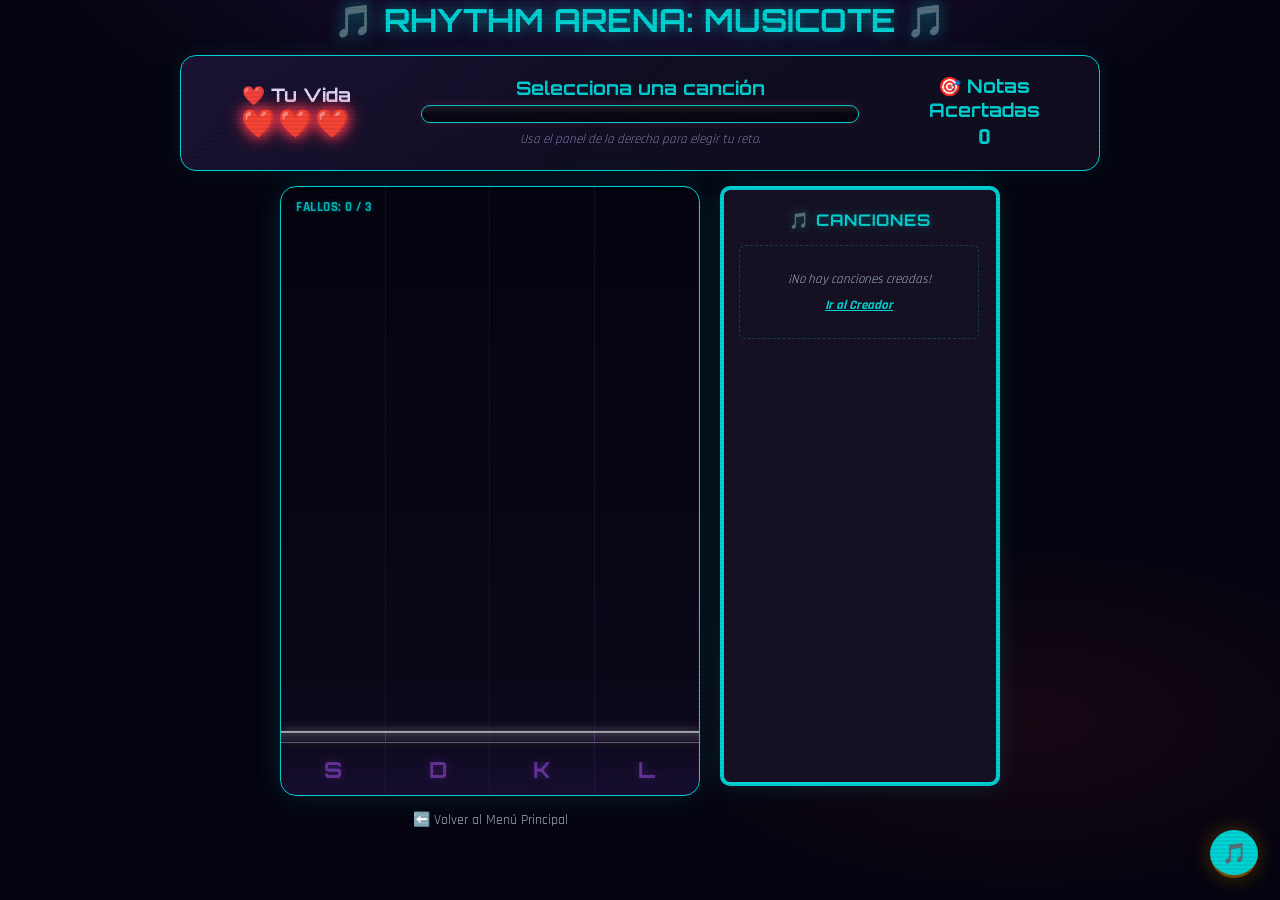
<file: musicote.html>
<!DOCTYPE html>
<html lang="es">
<head>
    <meta charset="UTF-8">
    <title>Rhythm Battle Arena - Modo Musicote</title>
    <link rel="stylesheet" href="style.css">
    <style>
        .nav-back {
            display: inline-block;
            margin-top: 15px;
            color: #a5b1c2;
            text-decoration: none;
            font-size: 14px;
            transition: color 0.2s;
        }
        .nav-back:hover { color: #00d2d3; }
        
        #musicote-current-badge {
            position: absolute;
            top: 12px;
            left: 15px;
            color: rgba(0, 210, 211, 0.85);
            font-size: 13px;
            font-weight: bold;
            z-index: 5;
            text-transform: uppercase;
            letter-spacing: 0.5px;
            pointer-events: none;
            text-shadow: 0 0 5px rgba(0, 210, 211, 0.4);
        }

        .song-entry {
            display: flex;
            justify-content: space-between;
            align-items: center;
            background: rgba(255, 255, 255, 0.03);
            border: 1px solid rgba(0, 210, 211, 0.15);
            border-radius: 5px;
            padding: 10px 12px;
            font-size: 13px;
            cursor: pointer;
            transition: all 0.2s ease;
            text-align: left;
        }
        
        .song-entry:hover, .song-entry.selected {
            background: rgba(0, 210, 211, 0.08);
            border-color: #00d2d3;
            transform: translateX(2px);
        }

        .song-entry.selected {
            box-shadow: 0 0 10px rgba(0, 210, 211, 0.2);
        }

        .song-entry .title {
            font-weight: bold;
            color: #e2e8f0;
            white-space: nowrap;
            overflow: hidden;
            text-overflow: ellipsis;
            max-width: 150px;
        }

        .song-entry .notes-count {
            font-size: 11px;
            color: #00d2d3;
            background: rgba(0, 210, 211, 0.1);
            padding: 2px 6px;
            border-radius: 10px;
            font-weight: bold;
        }

        .musicote-theme-btn {
            background: #00d2d3 !important;
            color: black !important;
        }

        .musicote-theme-btn:hover {
            background: #00e8e9 !important;
            box-shadow: 0 0 15px rgba(0, 210, 211, 0.4) !important;
        }

        .musicote-theme-btn.muted {
            background: #555 !important;
            color: #aaa !important;
            box-shadow: none !important;
        }

        #song-list::-webkit-scrollbar {
            width: 4px;
        }
        #song-list::-webkit-scrollbar-track {
            background: rgba(255, 255, 255, 0.02);
        }
        #song-list::-webkit-scrollbar-thumb {
            background: rgba(0, 210, 211, 0.3);
            border-radius: 2px;
        }
        #song-list::-webkit-scrollbar-thumb:hover {
            background: rgba(0, 210, 211, 0.5);
        }
    </style>
</head>
<body>

    <h1 id="game-title" style="color: #00d2d3; text-shadow: 0 0 15px rgba(0, 210, 211, 0.6);">🎵 RHYTHM ARENA: MUSICOTE 🎵</h1>
    
    <div id="battle-ui" style="border-color: #00d2d3; box-shadow: 0 0 25px rgba(0, 210, 211, 0.1);">
        <div class="ui-box">
            <h3 id="heart-title">❤️ Tu Vida</h3>
            <div id="player-hearts" style="color: #ff4757; font-size: 28px; letter-spacing: 2px;">❤️❤️❤️</div>
        </div>
        
        <div id="boss-zone">
            <div id="boss-active-ui">
                <h3 id="song-name-display" style="color: #00d2d3; margin: 0 0 5px 0;">Selecciona una canción</h3>
                <div id="boss-health-bar" style="border-color: #00d2d3;"><div id="boss-health-fill" style="background: #00d2d3; width: 0%;"></div></div>
                <div id="boss-dialogue">Usa el panel de la derecha para elegir tu reto.</div>
            </div>
            <div id="game-message" style="display: none;"></div>
        </div>

        <div class="ui-box">
            <h3 id="score-title" style="color: #00d2d3;">🎯 Notas Acertadas</h3>
            <div id="combo-counter" style="font-size: 24px; font-weight: bold; color: #00d2d3;">0</div>
        </div>
    </div>

    <div id="main-layout" style="display: flex; justify-content: center; align-items: flex-start; max-width: 900px; margin: 10px auto;">
        <div id="game-area">
            <button id="start-btn" style="background: #00d2d3; color: black; display: none;">¡Empezar Canción!</button>
            
            <div id="game-container" style="border-color: #00d2d3; box-shadow: 0 0 30px rgba(0, 210, 211, 0.15);">
                <div id="musicote-current-badge">FALLOS: 0 / 3</div>
                
                <div id="lane-S" class="lane"></div>
                <div id="lane-D" class="lane"></div>
                <div id="lane-K" class="lane"></div>
                <div id="lane-L" class="lane"></div>
                
                <div id="hit-bar"></div>
                
                <div class="key-indicator" style="left:0%;">S</div>
                <div class="key-indicator" style="left:25%;">D</div>
                <div class="key-indicator" style="left:50%;">K</div>
                <div class="key-indicator" style="left:75%;">L</div>
            </div>
            
            <a href="menu.html" class="nav-back">⬅️ Volver al Menú Principal</a>
        </div>

        <div id="musicote-panel" style="width: 280px; min-height: 600px; background: #161224; border: 4px solid #00d2d3; border-radius: 10px; margin-left: 20px; box-sizing: border-box; display: flex; flex-direction: column; padding: 20px 15px; box-shadow: 0 0 25px rgba(0, 210, 211, 0.15);">
            <h3 style="margin: 0 0 15px 0; color: #00d2d3; font-size: 16px; letter-spacing: 1px; text-transform: uppercase; text-shadow: 0 0 10px rgba(0, 210, 211, 0.4); font-weight: bold; text-align: center;">🎵 CANCIONES</h3>
            
            <div id="song-list" style="flex-grow: 1; overflow-y: auto; display: flex; flex-direction: column; gap: 8px; max-height: 320px; padding-right: 2px; margin-bottom: 20px;">
                <!-- Cargar dinámicamente -->
            </div>

            <div id="song-details" style="display: none; border-top: 2px dashed rgba(0, 210, 211, 0.2); padding-top: 15px; text-align: left;">
                <h4 id="detail-song-name" style="margin: 0 0 8px 0; color: #00d2d3; font-size: 15px; white-space: nowrap; overflow: hidden; text-overflow: ellipsis;">-</h4>
                <p style="margin: 5px 0; font-size: 13px; color: #a5b1c2;">Notas: <strong id="detail-song-notes" style="color: white;">0</strong></p>
                <p style="margin: 5px 0; font-size: 13px; color: #a5b1c2; white-space: nowrap; overflow: hidden; text-overflow: ellipsis;">Audio: <span id="detail-song-audio" style="font-style: italic; font-size: 12px; color: #70a1ff;">-</span></p>
                
                <div id="audio-upload-container" style="margin-top: 15px; padding: 15px; background: #110e1a; border: 2px dashed rgba(0, 210, 211, 0.4); border-radius: 8px; text-align: center; cursor: pointer; transition: all 0.2s ease;" onclick="document.getElementById('audio-file').click()">
                    <p id="upload-label" style="font-size: 12px; margin: 0; font-weight: bold; color: #00d2d3;">📂 Cargar MP3</p>
                    <input type="file" id="audio-file" accept="audio/*" style="display: none;">
                </div>
            </div>
        </div>
    </div>

    <!-- Reproductor de audio invisible para la partida -->
    <audio id="audio-player" style="display: none;"></audio>

    <!-- Botón flotante para silenciar efectos/música de fondo si los hubiera (cumple con unificación) -->
    <button id="mute-music-btn" class="mute-music-btn musicote-theme-btn">🎵</button>

    <!-- Lógica del Modo Musicote -->
    <script src="musicote.js"></script>
</body>
</html>
</file>
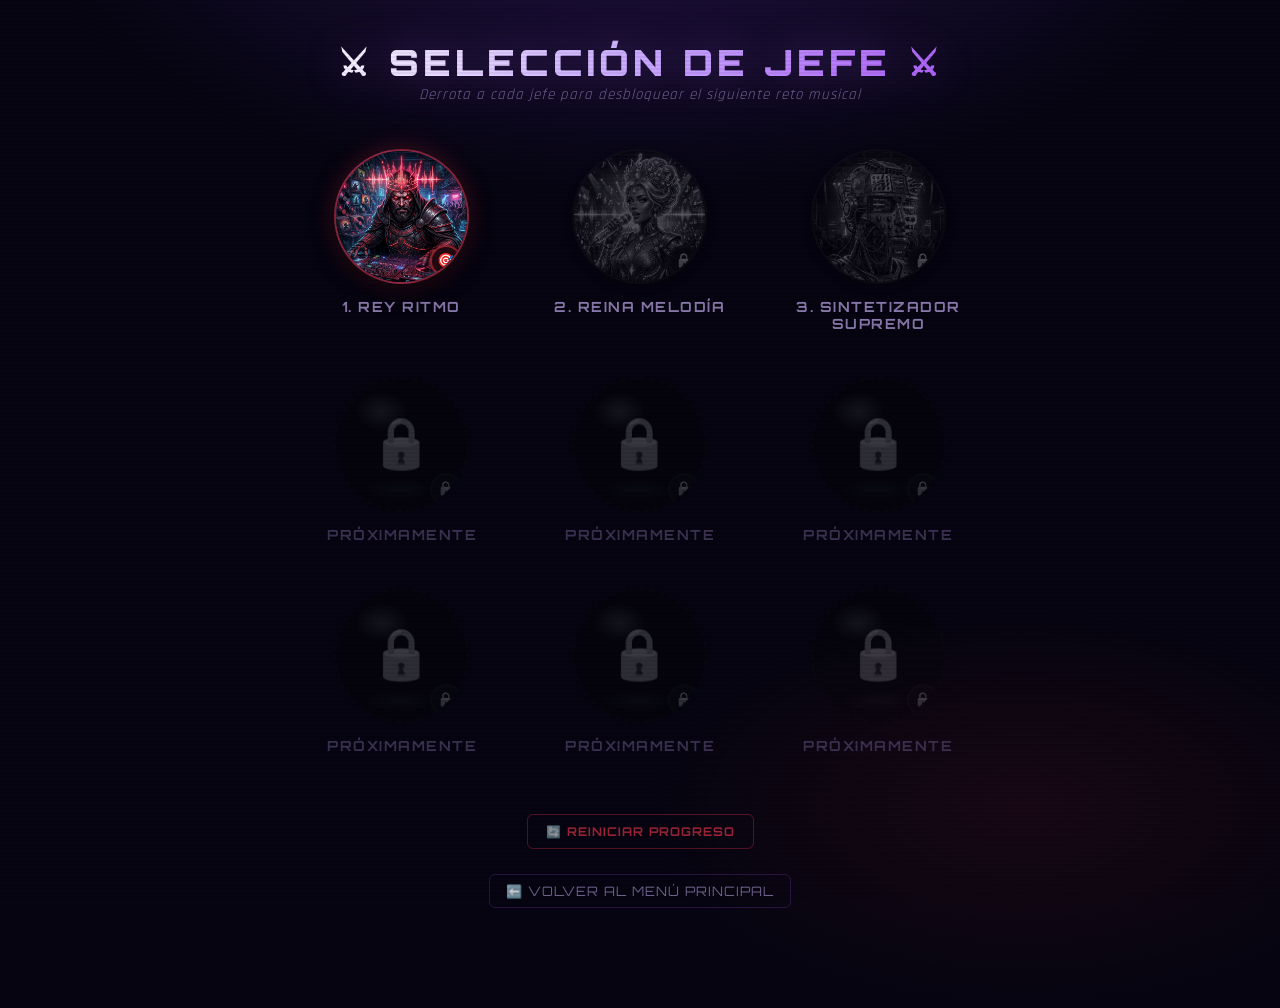
<file: seleccion_boss.html>
<!DOCTYPE html>
<html lang="es">
<head>
    <meta charset="UTF-8">
    <meta name="viewport" content="width=device-width, initial-scale=1.0">
    <title>Rhythm Battle Arena - Selección de Jefe</title>
    <link rel="preconnect" href="https://fonts.googleapis.com">
    <link href="https://fonts.googleapis.com/css2?family=Rajdhani:wght@400;500;600;700&family=Orbitron:wght@400;700;900&display=swap" rel="stylesheet">
    <link rel="stylesheet" href="style.css">
    <style>
        .nav-back {
            display: inline-block;
            margin-top: 25px;
            color: rgba(136,120,170,0.8);
            text-decoration: none;
            font-size: 13px;
            font-family: 'Orbitron', sans-serif;
            letter-spacing: 1px;
            text-transform: uppercase;
            transition: all 0.2s;
            padding: 8px 16px;
            border: 1px solid rgba(168,85,247,0.2);
            border-radius: 6px;
        }
        .nav-back:hover {
            color: #ff3a50;
            border-color: rgba(255,58,80,0.4);
            box-shadow: 0 0 12px rgba(255,58,80,0.15);
        }

        .page-title {
            font-family: 'Orbitron', sans-serif;
            font-size: 36px;
            font-weight: 900;
            letter-spacing: 4px;
            background: linear-gradient(135deg, #ffffff 0%, #c8a8ff 50%, #a855f7 100%);
            -webkit-background-clip: text;
            -webkit-text-fill-color: transparent;
            background-clip: text;
            filter: drop-shadow(0 0 20px rgba(168,85,247,0.35));
            margin-top: 38px;
            margin-bottom: 0;
        }

        .page-subtitle {
            color: rgba(136,120,170,0.8);
            font-style: italic;
            margin-bottom: 0;
            font-family: 'Rajdhani', sans-serif;
            font-size: 15px;
            letter-spacing: 1px;
        }
    </style>
</head>
<body>

    <div class="boss-selection-wrapper">
        <h1 class="page-title">⚔ SELECCIÓN DE JEFE ⚔</h1>
        <p class="page-subtitle">Derrota a cada jefe para desbloquear el siguiente reto musical</p>

        <div class="boss-grid" id="boss-grid">
            <!-- Boss 1 -->
            <a id="boss-1-link" href="#" class="boss-card">
                <div class="boss-circle">
                    <img src="fotos/boss_1.png" alt="Rey Ritmo" class="boss-img">
                    <div class="status-badge" id="boss-1-badge"></div>
                </div>
                <div class="boss-label">1. Rey Ritmo</div>
            </a>

            <!-- Boss 2 -->
            <a id="boss-2-link" href="#" class="boss-card">
                <div class="boss-circle">
                    <img src="fotos/boss_2.png" alt="Reina Melodía" class="boss-img">
                    <div class="status-badge" id="boss-2-badge"></div>
                </div>
                <div class="boss-label">2. Reina Melodía</div>
            </a>

            <!-- Boss 3 -->
            <a id="boss-3-link" href="#" class="boss-card">
                <div class="boss-circle">
                    <img src="fotos/boss_3.png" alt="Sintetizador Supremo" class="boss-img">
                    <div class="status-badge" id="boss-3-badge"></div>
                </div>
                <div class="boss-label">3. Sintetizador Supremo</div>
            </a>

            <!-- Bosses 4 a 9 (Próximamente / Bloqueados permanentes) -->
            <div class="boss-card coming-soon">
                <div class="boss-circle">
                    <span class="emoji">🔒</span>
                    <div class="status-badge">🔒</div>
                </div>
                <div class="boss-label">Próximamente</div>
            </div>

            <div class="boss-card coming-soon">
                <div class="boss-circle">
                    <span class="emoji">🔒</span>
                    <div class="status-badge">🔒</div>
                </div>
                <div class="boss-label">Próximamente</div>
            </div>

            <div class="boss-card coming-soon">
                <div class="boss-circle">
                    <span class="emoji">🔒</span>
                    <div class="status-badge">🔒</div>
                </div>
                <div class="boss-label">Próximamente</div>
            </div>

            <div class="boss-card coming-soon">
                <div class="boss-circle">
                    <span class="emoji">🔒</span>
                    <div class="status-badge">🔒</div>
                </div>
                <div class="boss-label">Próximamente</div>
            </div>

            <div class="boss-card coming-soon">
                <div class="boss-circle">
                    <span class="emoji">🔒</span>
                    <div class="status-badge">🔒</div>
                </div>
                <div class="boss-label">Próximamente</div>
            </div>

            <div class="boss-card coming-soon">
                <div class="boss-circle">
                    <span class="emoji">🔒</span>
                    <div class="status-badge">🔒</div>
                </div>
                <div class="boss-label">Próximamente</div>
            </div>
        </div>

        <div style="margin-top: 20px;">
            <button class="btn-reset-prog" onclick="resetProgress()">🔄 Reiniciar Progreso</button>
        </div>

        <a href="menu.html" class="nav-back">⬅️ Volver al Menú Principal</a>
    </div>

    <script>
        // Lógica de desbloqueo y estado de los bosses
        const boss2Unlocked = localStorage.getItem('boss_2_unlocked') === 'true';
        const boss3Unlocked = localStorage.getItem('boss_3_unlocked') === 'true';
        const boss4Unlocked = localStorage.getItem('boss_4_unlocked') === 'true';

        // Configuración Boss 1
        const card1 = document.getElementById('boss-1-link');
        const badge1 = document.getElementById('boss-1-badge');
        if (boss2Unlocked) {
            card1.className = "boss-card unlocked";
            badge1.innerText = "✅";
        } else {
            card1.className = "boss-card current";
            badge1.innerText = "🎯";
        }
        card1.href = "juego.html?boss=1";

        // Configuración Boss 2
        const card2 = document.getElementById('boss-2-link');
        const badge2 = document.getElementById('boss-2-badge');
        if (boss2Unlocked) {
            if (boss3Unlocked) {
                card2.className = "boss-card unlocked";
                badge2.innerText = "✅";
            } else {
                card2.className = "boss-card current";
                badge2.innerText = "🎯";
            }
            card2.href = "juego.html?boss=2";
        } else {
            card2.className = "boss-card locked";
            badge2.innerText = "🔒";
            card2.removeAttribute('href');
        }

        // Configuración Boss 3
        const card3 = document.getElementById('boss-3-link');
        const badge3 = document.getElementById('boss-3-badge');
        if (boss3Unlocked) {
            if (boss4Unlocked) {
                card3.className = "boss-card unlocked";
                badge3.innerText = "✅";
            } else {
                card3.className = "boss-card current";
                badge3.innerText = "🎯";
            }
            card3.href = "juego.html?boss=3";
        } else {
            card3.className = "boss-card locked";
            badge3.innerText = "🔒";
            card3.removeAttribute('href');
        }

        // Función para reiniciar el progreso de desbloqueos
        function resetProgress() {
            if (confirm("¿Estás seguro de que quieres reiniciar tu progreso en la campaña? Esto bloqueará de nuevo a los jefes 2 y 3.")) {
                localStorage.removeItem('boss_2_unlocked');
                localStorage.removeItem('boss_3_unlocked');
                localStorage.removeItem('boss_4_unlocked');
                window.location.reload();
            }
        }
    </script>
</body>
</html>
</file>
<file: style.css>
@import url('https://fonts.googleapis.com/css2?family=Rajdhani:wght@400;500;600;700&family=Orbitron:wght@400;700;900&display=swap');

/* ============================
   ROOT VARIABLES & RESET
   ============================ */
:root {
    --bg-deep:      #050410;
    --bg-base:      #0a0818;
    --bg-surface:   #0f0d1e;
    --bg-card:      #13102a;
    --accent-red:   #ff3a50;
    --accent-gold:  #ffaa00;
    --accent-green: #00f087;
    --accent-cyan:  #00d8ff;
    --accent-purple:#a855f7;
    --text-primary: #e8e0ff;
    --text-muted:   #8878aa;
    --glow-red:     rgba(255,58,80,0.6);
    --glow-gold:    rgba(255,170,0,0.6);
    --glow-green:   rgba(0,240,135,0.6);
    --glow-cyan:    rgba(0,216,255,0.6);
}

* { box-sizing: border-box; margin: 0; padding: 0; }

body {
    background: var(--bg-deep);
    background-image:
        radial-gradient(ellipse 80% 50% at 50% -10%, rgba(120,60,220,0.25) 0%, transparent 60%),
        radial-gradient(ellipse 60% 40% at 80% 80%, rgba(255,58,80,0.08) 0%, transparent 50%);
    color: var(--text-primary);
    font-family: 'Rajdhani', 'Segoe UI', sans-serif;
    text-align: center;
    min-height: 100vh;
    padding-bottom: 60px;
    overflow-x: hidden;
}

/* ============================
   TYPOGRAPHY
   ============================ */
h1, h2, h3 {
    font-family: 'Orbitron', sans-serif;
}

/* ============================
   3D SCANLINE OVERLAY
   ============================ */
body::before {
    content: '';
    position: fixed;
    inset: 0;
    background: repeating-linear-gradient(
        0deg,
        transparent,
        transparent 2px,
        rgba(0,0,0,0.06) 2px,
        rgba(0,0,0,0.06) 4px
    );
    pointer-events: none;
    z-index: 9999;
}

/* ============================
   SCROLLBAR
   ============================ */
::-webkit-scrollbar { width: 6px; }
::-webkit-scrollbar-track { background: var(--bg-deep); }
::-webkit-scrollbar-thumb { background: rgba(168,85,247,0.4); border-radius: 3px; }
::-webkit-scrollbar-thumb:hover { background: rgba(168,85,247,0.7); }

/* ============================
   BATTLE UI
   ============================ */
#battle-ui {
    display: flex;
    justify-content: center;
    align-items: center;
    gap: 30px;
    max-width: 920px;
    margin: 15px auto;
    background: linear-gradient(135deg, rgba(19,16,42,0.95) 0%, rgba(15,13,30,0.95) 100%);
    padding: 18px 20px;
    border-radius: 16px;
    border: 1px solid rgba(168,85,247,0.3);
    box-shadow:
        0 0 0 1px rgba(168,85,247,0.1),
        0 8px 32px rgba(0,0,0,0.6),
        inset 0 1px 0 rgba(255,255,255,0.05),
        inset 0 -1px 0 rgba(0,0,0,0.3);
    position: relative;
    transform-style: preserve-3d;
}

#battle-ui::before {
    content: '';
    position: absolute;
    inset: 0;
    border-radius: 16px;
    background: linear-gradient(135deg, rgba(168,85,247,0.06) 0%, transparent 50%);
    pointer-events: none;
}

.ui-box { width: 190px; }

#player-hearts {
    font-size: 30px;
    color: var(--accent-red);
    letter-spacing: 3px;
    text-shadow: 0 0 12px var(--glow-red);
    filter: drop-shadow(0 0 8px var(--accent-red));
}

#boss-zone { flex-grow: 1; text-align: center; }

#boss-name {
    margin: 0 0 8px 0;
    color: var(--accent-red);
    font-size: 20px;
    text-shadow: 0 0 15px var(--glow-red);
    letter-spacing: 2px;
}

#boss-health-bar {
    width: 100%;
    height: 18px;
    background: rgba(0,0,0,0.5);
    border-radius: 10px;
    border: 1px solid rgba(255,255,255,0.1);
    overflow: hidden;
    position: relative;
    box-shadow: inset 0 2px 4px rgba(0,0,0,0.5), 0 0 8px rgba(255,58,80,0.2);
}

#boss-health-bar::before {
    content: '';
    position: absolute;
    inset: 0;
    background: linear-gradient(180deg, rgba(255,255,255,0.1) 0%, transparent 50%);
    z-index: 1;
    pointer-events: none;
    border-radius: 10px;
}

#boss-health-fill {
    width: 100%;
    height: 100%;
    background: linear-gradient(90deg, #c01020, #ff3a50, #ff6b7b);
    transition: width 0.4s cubic-bezier(0.4,0,0.2,1);
    box-shadow: 0 0 12px var(--glow-red);
    position: relative;
}

#boss-health-fill::after {
    content: '';
    position: absolute;
    top: 0; left: 0; right: 0;
    height: 40%;
    background: rgba(255,255,255,0.15);
    border-radius: 10px 10px 0 0;
}

#boss-dialogue {
    margin-top: 8px;
    font-style: italic;
    color: var(--text-muted);
    font-size: 13px;
    min-height: 20px;
    font-family: 'Rajdhani', sans-serif;
}

/* ============================
   GAME LAYOUT
   ============================ */
#main-layout {
    display: flex;
    justify-content: center;
    margin-top: 12px;
    perspective: 1200px;
}

#game-area { position: relative; width: 420px; }

#game-container {
    position: relative;
    width: 100%;
    height: 610px;
    background:
        linear-gradient(180deg, rgba(5,4,16,0.9) 0%, rgba(10,8,24,0.95) 100%);
    overflow: hidden;
    border-radius: 16px;
    border: 1px solid rgba(168,85,247,0.25);
    box-shadow:
        0 0 0 1px rgba(168,85,247,0.1),
        0 0 40px rgba(80,30,160,0.3),
        0 20px 60px rgba(0,0,0,0.8),
        inset 0 0 80px rgba(100,50,200,0.05);
    transform-style: preserve-3d;
}

/* Subtle 3D floor perspective at bottom of game container */
#game-container::after {
    content: '';
    position: absolute;
    bottom: 0; left: 0; right: 0;
    height: 120px;
    background: linear-gradient(180deg,
        transparent 0%,
        rgba(100,50,200,0.04) 50%,
        rgba(100,50,200,0.12) 100%
    );
    pointer-events: none;
    z-index: 0;
}

/* ============================
   LANES
   ============================ */
.lane {
    position: absolute;
    top: 0;
    width: 25%;
    height: 100%;
    border-right: 1px solid rgba(80,60,120,0.2);
    box-sizing: border-box;
    transition: background 0.1s;
    background: linear-gradient(180deg,
        transparent 0%,
        rgba(168,85,247,0.01) 100%
    );
}

.lane:last-child { border-right: none; }
#lane-S { left: 0%; }
#lane-D { left: 25%; }
#lane-K { left: 50%; }
#lane-L { left: 75%; }

.lane.pressing {
    background: rgba(255,255,255,0.06) !important;
}

.lane.hit-flash  { animation: flashGreen 0.2s ease-out; }
.lane.miss-flash { animation: flashRed 0.3s ease-out, shake 0.3s linear; }

/* ============================
   NOTES — 3D PILL STYLE
   ============================ */
.note {
    position: absolute;
    width: 78%;
    left: 11%;
    height: 22px;
    border-radius: 6px;
    transform-style: preserve-3d;
}

/* Top highlight sheen */
.note::before {
    content: '';
    position: absolute;
    top: 2px; left: 8%; right: 8%;
    height: 35%;
    background: rgba(255,255,255,0.35);
    border-radius: 4px 4px 0 0;
}

/* Bottom shadow depth */
.note::after {
    content: '';
    position: absolute;
    bottom: -4px; left: 8%; right: 8%;
    height: 4px;
    border-radius: 0 0 4px 4px;
    opacity: 0.7;
}

.note.S {
    background: linear-gradient(180deg, #ff6b7b 0%, #cc1f30 100%);
    box-shadow: 0 0 12px #ff3a50, 0 4px 0 #7a0010, 0 6px 15px rgba(255,58,80,0.5);
}
.note.S::after { background: #7a0010; }

.note.D {
    background: linear-gradient(180deg, #50ff9c 0%, #00a855 100%);
    box-shadow: 0 0 12px #00f087, 0 4px 0 #005030, 0 6px 15px rgba(0,240,135,0.5);
}
.note.D::after { background: #005030; }

.note.K {
    background: linear-gradient(180deg, #ffd060 0%, #b86000 100%);
    box-shadow: 0 0 12px #ffaa00, 0 4px 0 #7a4000, 0 6px 15px rgba(255,170,0,0.5);
}
.note.K::after { background: #7a4000; }

.note.L {
    background: linear-gradient(180deg, #60b8ff 0%, #005ec0 100%);
    box-shadow: 0 0 12px #00d8ff, 0 4px 0 #003080, 0 6px 15px rgba(0,216,255,0.5);
}
.note.L::after { background: #003080; }

/* ============================
   HIT BAR
   ============================ */
#hit-bar {
    position: absolute;
    bottom: 52px;
    width: 100%;
    height: 12px;
    background: linear-gradient(180deg, rgba(255,255,255,0.15) 0%, rgba(255,255,255,0.05) 100%);
    border-top: 2px solid rgba(255,255,255,0.6);
    border-bottom: 1px solid rgba(255,255,255,0.2);
    box-shadow:
        0 -2px 10px rgba(255,255,255,0.2),
        0 2px 6px rgba(0,0,0,0.4);
    z-index: 3;
}

/* 3D depth lines on hit bar */
#hit-bar::before {
    content: '';
    position: absolute;
    inset: 0;
    background:
        linear-gradient(90deg, transparent 24.9%, rgba(168,85,247,0.25) 25%, rgba(168,85,247,0.25) 25.1%, transparent 25.1%),
        linear-gradient(90deg, transparent 49.9%, rgba(168,85,247,0.25) 50%, rgba(168,85,247,0.25) 50.1%, transparent 50.1%),
        linear-gradient(90deg, transparent 74.9%, rgba(168,85,247,0.25) 75%, rgba(168,85,247,0.25) 75.1%, transparent 75.1%);
}

/* ============================
   KEY INDICATORS
   ============================ */
.key-indicator {
    position: absolute;
    bottom: 12px;
    width: 25%;
    font-weight: 700;
    font-size: 22px;
    color: rgba(168,85,247,0.5);
    font-family: 'Orbitron', sans-serif;
    text-shadow: 0 0 8px rgba(168,85,247,0.3);
    z-index: 3;
    letter-spacing: 0;
}

/* ============================
   BUTTONS — 3D EXTRUDED STYLE
   ============================ */
#start-btn {
    position: absolute;
    top: 52%; left: 50%;
    transform: translate(-50%, -50%);
    z-index: 10;
    background: linear-gradient(180deg, #ff5565 0%, #d01830 100%);
    border: none;
    border-bottom: 4px solid #7a0010;
    padding: 15px 35px;
    font-size: 18px;
    font-weight: 700;
    border-radius: 8px;
    cursor: pointer;
    color: white;
    font-family: 'Orbitron', sans-serif;
    letter-spacing: 2px;
    text-shadow: 0 1px 2px rgba(0,0,0,0.4);
    box-shadow:
        0 0 0 1px rgba(255,255,255,0.1) inset,
        0 0 30px rgba(255,58,80,0.5),
        0 8px 25px rgba(0,0,0,0.5);
    transition: all 0.15s cubic-bezier(0.4,0,0.2,1);
}

#start-btn:hover {
    transform: translate(-50%, -52%) scale(1.05);
    box-shadow: 0 0 0 1px rgba(255,255,255,0.15) inset, 0 0 45px rgba(255,58,80,0.7), 0 12px 35px rgba(0,0,0,0.5);
}

#start-btn:active {
    transform: translate(-50%, -49%);
    border-bottom-width: 1px;
}

#next-boss-btn {
    position: absolute;
    top: 36%; left: 50%;
    transform: translate(-50%, -50%);
    z-index: 10;
    background: linear-gradient(180deg, #30e880 0%, #00a845 100%);
    border: none;
    border-bottom: 4px solid #004820;
    padding: 15px 35px;
    font-size: 17px;
    font-weight: 700;
    border-radius: 8px;
    cursor: pointer;
    color: #001a0a;
    font-family: 'Orbitron', sans-serif;
    letter-spacing: 1px;
    text-transform: uppercase;
    box-shadow:
        0 0 0 1px rgba(255,255,255,0.15) inset,
        0 0 30px rgba(0,240,135,0.4),
        0 8px 25px rgba(0,0,0,0.5);
    transition: all 0.15s cubic-bezier(0.4,0,0.2,1);
}

#next-boss-btn:hover {
    transform: translate(-50%, -52%) scale(1.05);
    box-shadow: 0 0 0 1px rgba(255,255,255,0.2) inset, 0 0 45px rgba(0,240,135,0.6), 0 12px 35px rgba(0,0,0,0.5);
}

#next-boss-btn:active {
    transform: translate(-50%, -49%);
    border-bottom-width: 1px;
}

/* ============================
   KEYFRAMES
   ============================ */
@keyframes flashGreen {
    0%   { background: rgba(0,240,135,0.4); }
    100% { background: transparent; }
}
@keyframes flashRed {
    0%   { background: rgba(255,58,80,0.4); }
    100% { background: transparent; }
}
@keyframes shake {
    0%,100%  { transform: translateX(0); }
    20%,60%  { transform: translateX(-5px); }
    40%,80%  { transform: translateX(5px); }
}

/* ============================
   DAMAGE PROJECTILE
   ============================ */
.damage-projectile {
    position: absolute;
    bottom: 50px;
    left: 50%;
    transform: translateX(-50%);
    width: 18px;
    height: 55px;
    background: linear-gradient(to top, transparent, #ffaa00, #ffffff);
    box-shadow:
        0 0 15px #ffaa00,
        0 0 35px #ff3a50,
        0 0 60px rgba(255,170,0,0.3);
    border-radius: 50% 50% 0 0;
    z-index: 5;
    pointer-events: none;
    animation: shootUp 0.5s cubic-bezier(0.4,0,0.2,1) forwards;
}

@keyframes shootUp {
    0%   { bottom: 50px; height: 55px; opacity: 1; scale: 1; }
    80%  { opacity: 1; }
    100% { bottom: 590px; height: 120px; opacity: 0; scale: 0.2; }
}

/* ============================
   BOSS HURT FLASH
   ============================ */
.boss-hurt-flash {
    animation: flashHurt 0.3s ease-out, bossShake 0.3s linear;
}

@keyframes flashHurt {
    0%,100% { border-color: rgba(168,85,247,0.3); }
    50% { border-color: #ff3a50; background-color: rgba(255,58,80,0.15); }
}

@keyframes bossShake {
    0%,100%  { transform: translateX(0); }
    20%,60%  { transform: translateX(-8px); }
    40%,80%  { transform: translateX(8px); }
}

/* ============================
   GAME MESSAGES
   ============================ */
#game-message {
    font-size: 34px;
    font-weight: 900;
    text-transform: uppercase;
    letter-spacing: 3px;
    padding: 10px;
    font-family: 'Orbitron', sans-serif;
    animation: popIn 0.4s cubic-bezier(0.175, 0.885, 0.32, 1.275) forwards;
}

.msg-win {
    color: var(--accent-green);
    text-shadow: 0 0 20px var(--glow-green), 0 0 40px var(--glow-green);
}

.msg-lose {
    color: var(--accent-red);
    text-shadow: 0 0 20px var(--glow-red), 0 0 40px var(--glow-red);
}

@keyframes popIn {
    0%   { transform: scale(0.6) rotateX(20deg); opacity: 0; }
    100% { transform: scale(1) rotateX(0deg); opacity: 1; }
}

/* ============================
   HIGHSCORE PANEL
   ============================ */
#highscore-panel {
    width: 210px;
    height: 610px;
    background: linear-gradient(180deg, rgba(19,16,42,0.97) 0%, rgba(12,10,28,0.97) 100%);
    border: 1px solid rgba(255,170,0,0.3);
    border-radius: 16px;
    margin-left: 22px;
    box-sizing: border-box;
    display: flex;
    flex-direction: column;
    padding: 18px 12px;
    box-shadow:
        0 0 0 1px rgba(255,170,0,0.1),
        0 0 30px rgba(255,170,0,0.1),
        0 20px 60px rgba(0,0,0,0.7),
        inset 0 1px 0 rgba(255,255,255,0.05);
    position: relative;
}

#highscore-panel::before {
    content: '';
    position: absolute;
    top: 0; left: 0; right: 0;
    height: 60px;
    background: linear-gradient(180deg, rgba(255,170,0,0.07) 0%, transparent 100%);
    border-radius: 16px 16px 0 0;
    pointer-events: none;
}

#highscore-panel h3 {
    margin: 0 0 15px 0;
    color: var(--accent-gold);
    font-size: 13px;
    letter-spacing: 2px;
    text-transform: uppercase;
    text-shadow: 0 0 12px var(--glow-gold);
    font-weight: 700;
}

#highscore-list {
    flex-grow: 1;
    overflow-y: auto;
    display: flex;
    flex-direction: column;
    gap: 7px;
    padding-right: 2px;
}

#highscore-list::-webkit-scrollbar { width: 3px; }
#highscore-list::-webkit-scrollbar-track { background: rgba(255,255,255,0.02); }
#highscore-list::-webkit-scrollbar-thumb { background: rgba(255,170,0,0.25); border-radius: 2px; }
#highscore-list::-webkit-scrollbar-thumb:hover { background: rgba(255,170,0,0.45); }

.highscore-entry {
    display: flex;
    justify-content: space-between;
    align-items: center;
    background: rgba(255,255,255,0.02);
    border: 1px solid rgba(255,170,0,0.1);
    border-radius: 8px;
    padding: 8px 10px;
    font-size: 12px;
    transition: all 0.2s ease;
    position: relative;
    overflow: hidden;
}

.highscore-entry::before {
    content: '';
    position: absolute;
    top: 0; left: 0; right: 0;
    height: 1px;
    background: linear-gradient(90deg, transparent, rgba(255,170,0,0.2), transparent);
}

.highscore-entry:hover {
    background: rgba(255,170,0,0.06);
    border-color: rgba(255,170,0,0.25);
    transform: translateX(3px) scale(1.01);
    box-shadow: 0 0 10px rgba(255,170,0,0.1);
}

.highscore-entry.loading {
    justify-content: center;
    color: var(--text-muted);
    font-style: italic;
    border: none;
    background: none;
}

.highscore-entry .rank {
    font-weight: 700;
    color: var(--accent-gold);
    margin-right: 6px;
    font-size: 11px;
    font-family: 'Orbitron', sans-serif;
}

.highscore-entry .name {
    flex-grow: 1;
    text-align: left;
    white-space: nowrap;
    overflow: hidden;
    text-overflow: ellipsis;
    color: var(--text-primary);
    padding-right: 5px;
    font-size: 12px;
}

.highscore-entry .score {
    font-weight: 700;
    color: #ffd27f;
    font-family: 'Orbitron', sans-serif;
    font-size: 11px;
}

/* ============================
   SAVE SCORE CONTAINER
   ============================ */
#save-score-container {
    position: absolute;
    top: 28%; left: 50%;
    transform: translate(-50%, -50%);
    z-index: 10;
    display: flex;
    flex-direction: column;
    align-items: center;
    gap: 10px;
}

#player-name-input {
    padding: 11px 14px;
    font-size: 14px;
    border-radius: 8px;
    border: 1px solid rgba(168,85,247,0.3);
    background: rgba(10,8,24,0.95);
    color: white;
    text-align: center;
    width: 210px;
    outline: none;
    font-family: 'Rajdhani', sans-serif;
    transition: all 0.2s;
    box-shadow: inset 0 2px 4px rgba(0,0,0,0.4);
}

#player-name-input:focus {
    border-color: var(--accent-gold);
    box-shadow: 0 0 15px rgba(255,170,0,0.25), inset 0 2px 4px rgba(0,0,0,0.4);
}

#save-score-btn {
    background: linear-gradient(180deg, #ffbe20 0%, #d08000 100%);
    color: #1a0800;
    border: none;
    border-bottom: 3px solid #8a5000;
    padding: 11px 20px;
    font-weight: 700;
    border-radius: 8px;
    cursor: pointer;
    font-size: 13px;
    width: 234px;
    text-transform: uppercase;
    letter-spacing: 1px;
    font-family: 'Orbitron', sans-serif;
    box-shadow: 0 0 20px rgba(255,170,0,0.3), 0 4px 12px rgba(0,0,0,0.4);
    transition: all 0.15s ease;
}

#save-score-btn:hover {
    background: linear-gradient(180deg, #ffd050 0%, #e09010 100%);
    transform: translateY(-2px);
    box-shadow: 0 0 30px rgba(255,170,0,0.5), 0 8px 20px rgba(0,0,0,0.4);
}

#save-score-btn:active {
    transform: translateY(1px);
    border-bottom-width: 1px;
}

#save-score-btn:disabled {
    background: linear-gradient(180deg, #444 0%, #333 100%);
    color: #888;
    cursor: not-allowed;
    transform: none;
    box-shadow: none;
    border-bottom-color: #222;
}

/* ============================
   BOSS SELECTION SCREEN
   ============================ */
.boss-selection-wrapper {
    max-width: 720px;
    margin: 40px auto;
    padding: 0 20px;
}

.boss-grid {
    display: grid;
    grid-template-columns: repeat(3, 1fr);
    gap: 45px 35px;
    margin-top: 45px;
    perspective: 800px;
}

/* -------- Boss Card -------- */
.boss-card {
    display: flex;
    flex-direction: column;
    align-items: center;
    position: relative;
    text-decoration: none;
    transform-style: preserve-3d;
    transition: transform 0.3s ease;
}

/* -------- Boss Circle (3D sphere look) -------- */
.boss-circle {
    width: 135px;
    height: 135px;
    border-radius: 50%;
    background: radial-gradient(circle at 35% 30%, #2a1f50 0%, #110e22 60%, #0a0814 100%);
    border: 2px solid rgba(80,60,120,0.5);
    display: flex;
    justify-content: center;
    align-items: center;
    position: relative;
    cursor: pointer;
    transition: all 0.35s cubic-bezier(0.175, 0.885, 0.32, 1.275);
    box-shadow:
        0 8px 20px rgba(0,0,0,0.6),
        0 0 0 1px rgba(255,255,255,0.04) inset,
        inset 0 -4px 8px rgba(0,0,0,0.5),
        inset 4px 4px 12px rgba(255,255,255,0.05);
    overflow: hidden;
}

/* Top specular highlight for 3D sphere effect */
.boss-circle::before {
    content: '';
    position: absolute;
    top: 10%;
    left: 15%;
    width: 40%;
    height: 30%;
    background: radial-gradient(ellipse, rgba(255,255,255,0.25) 0%, transparent 70%);
    border-radius: 50%;
    z-index: 2;
    pointer-events: none;
}

/* Bottom rim light */
.boss-circle::after {
    content: '';
    position: absolute;
    bottom: 8%;
    left: 20%;
    width: 60%;
    height: 15%;
    background: radial-gradient(ellipse, rgba(168,85,247,0.2) 0%, transparent 70%);
    border-radius: 50%;
    z-index: 2;
    pointer-events: none;
}

.boss-circle .emoji {
    font-size: 50px;
    transition: transform 0.3s ease;
    z-index: 1;
}

.boss-img {
    width: 100%;
    height: 100%;
    object-fit: cover;
    transition: transform 0.35s ease;
    z-index: 1;
}

.boss-card.unlocked:hover .boss-img,
.boss-card.current:hover .boss-img {
    transform: scale(1.12);
}

.boss-label {
    margin-top: 14px;
    font-weight: 700;
    font-size: 14px;
    color: var(--text-muted);
    transition: color 0.3s ease, text-shadow 0.3s ease;
    text-align: center;
    text-transform: uppercase;
    letter-spacing: 1.5px;
    font-family: 'Orbitron', sans-serif;
}

/* --- UNLOCKED STATE --- */
.boss-card.unlocked .boss-circle {
    border-color: rgba(0,240,135,0.5);
    box-shadow:
        0 8px 20px rgba(0,0,0,0.5),
        0 0 20px rgba(0,240,135,0.15),
        inset 0 -4px 8px rgba(0,0,0,0.4),
        inset 4px 4px 12px rgba(0,240,135,0.05);
}

.boss-card.unlocked:hover .boss-circle {
    transform: scale(1.1) translateY(-4px) rotateY(5deg);
    box-shadow:
        0 16px 35px rgba(0,0,0,0.6),
        0 0 35px rgba(0,240,135,0.4),
        inset 0 -4px 8px rgba(0,0,0,0.3),
        inset 4px 4px 12px rgba(0,240,135,0.1);
    border-color: var(--accent-green);
}

.boss-card.unlocked:hover .emoji { transform: scale(1.15) rotate(5deg); }

.boss-card.unlocked:hover .boss-label {
    color: var(--accent-green);
    text-shadow: 0 0 12px var(--glow-green);
}

/* --- CURRENT STATE --- */
.boss-card.current .boss-circle {
    border-color: rgba(255,58,80,0.5);
    box-shadow:
        0 8px 20px rgba(0,0,0,0.5),
        0 0 25px rgba(255,58,80,0.25),
        inset 0 -4px 8px rgba(0,0,0,0.4),
        inset 4px 4px 12px rgba(255,58,80,0.05);
    animation: pulseCurrent 2.5s ease-in-out infinite;
}

@keyframes pulseCurrent {
    0%,100% { box-shadow: 0 8px 20px rgba(0,0,0,0.5), 0 0 25px rgba(255,58,80,0.25), inset 0 -4px 8px rgba(0,0,0,0.4), inset 4px 4px 12px rgba(255,58,80,0.05); }
    50%      { box-shadow: 0 8px 20px rgba(0,0,0,0.5), 0 0 40px rgba(255,58,80,0.45), inset 0 -4px 8px rgba(0,0,0,0.4), inset 4px 4px 12px rgba(255,58,80,0.1); }
}

.boss-card.current:hover .boss-circle {
    transform: scale(1.1) translateY(-4px) rotateY(-5deg);
    box-shadow:
        0 16px 35px rgba(0,0,0,0.6),
        0 0 45px rgba(255,58,80,0.55),
        inset 0 -4px 8px rgba(0,0,0,0.3),
        inset 4px 4px 12px rgba(255,58,80,0.1);
    border-color: var(--accent-red);
    animation: none;
}

.boss-card.current:hover .boss-label {
    color: var(--accent-red);
    text-shadow: 0 0 12px var(--glow-red);
}

/* --- LOCKED STATE --- */
.boss-card.locked { pointer-events: none; }
.boss-card.locked .boss-circle {
    background: radial-gradient(circle at 35% 30%, #141020 0%, #0a0818 100%);
    border-color: rgba(50,40,70,0.4);
    opacity: 0.35;
    filter: grayscale(100%);
    cursor: not-allowed;
    box-shadow: 0 4px 10px rgba(0,0,0,0.5);
}

/* --- COMING SOON STATE --- */
.boss-card.coming-soon { pointer-events: none; }
.boss-card.coming-soon .boss-circle {
    background: rgba(8,6,16,0.8);
    border: 2px dashed rgba(50,40,70,0.35);
    opacity: 0.25;
    filter: grayscale(100%);
    box-shadow: none;
}
.boss-card.coming-soon .boss-label { color: #3a3050; }

/* -------- Status Badge -------- */
.status-badge {
    position: absolute;
    bottom: 5px; right: 5px;
    width: 32px; height: 32px;
    border-radius: 50%;
    background: var(--bg-deep);
    border: 2px solid rgba(80,60,120,0.5);
    display: flex;
    align-items: center;
    justify-content: center;
    font-size: 14px;
    box-shadow: 0 3px 8px rgba(0,0,0,0.6), inset 0 1px 0 rgba(255,255,255,0.05);
    z-index: 3;
}

.boss-card.unlocked .status-badge {
    border-color: rgba(0,240,135,0.5);
    background: rgba(0,30,15,0.95);
    box-shadow: 0 3px 8px rgba(0,0,0,0.6), 0 0 8px rgba(0,240,135,0.2);
}

.boss-card.current .status-badge {
    border-color: rgba(255,58,80,0.5);
    background: rgba(35,8,15,0.95);
    box-shadow: 0 3px 8px rgba(0,0,0,0.6), 0 0 8px rgba(255,58,80,0.2);
}

.boss-card.locked .status-badge,
.boss-card.coming-soon .status-badge {
    border-color: rgba(50,40,70,0.4);
    background: rgba(15,12,25,0.9);
}

/* ============================
   RESET BUTTON
   ============================ */
.btn-reset-prog {
    background: none;
    border: 1px solid rgba(255,58,80,0.3);
    color: rgba(255,58,80,0.6);
    padding: 9px 18px;
    font-size: 12px;
    font-weight: 700;
    border-radius: 6px;
    cursor: pointer;
    margin-top: 40px;
    transition: all 0.2s;
    text-transform: uppercase;
    letter-spacing: 1px;
    font-family: 'Orbitron', sans-serif;
}

.btn-reset-prog:hover {
    background: rgba(255,58,80,0.08);
    color: var(--accent-red);
    border-color: var(--accent-red);
    box-shadow: 0 0 15px rgba(255,58,80,0.2);
}

/* ============================
   HIGHSCORE CURRENT BADGE
   ============================ */
#highscore-current-badge {
    position: absolute;
    top: 12px; left: 15px;
    color: rgba(255,170,0,0.9);
    font-size: 12px;
    font-weight: 700;
    z-index: 5;
    text-transform: uppercase;
    letter-spacing: 1px;
    pointer-events: none;
    text-shadow: 0 0 8px rgba(255,170,0,0.5);
    font-family: 'Orbitron', sans-serif;
}

/* ============================
   MUTE BUTTON
   ============================ */
.mute-music-btn {
    position: fixed;
    bottom: 22px; right: 22px;
    z-index: 100;
    background: linear-gradient(135deg, #ffbe20 0%, #d08000 100%);
    color: #1a0800;
    border: none;
    border-bottom: 3px solid #7a4800;
    padding: 10px;
    border-radius: 50%;
    width: 48px; height: 48px;
    cursor: pointer;
    display: flex;
    align-items: center;
    justify-content: center;
    font-size: 20px;
    box-shadow:
        0 0 20px rgba(255,170,0,0.3),
        0 6px 18px rgba(0,0,0,0.5);
    transition: all 0.2s ease;
}

.mute-music-btn:hover {
    transform: scale(1.12) translateY(-2px);
    box-shadow: 0 0 30px rgba(255,170,0,0.5), 0 10px 25px rgba(0,0,0,0.5);
}

.mute-music-btn:active {
    transform: scale(0.95);
    border-bottom-width: 1px;
}

.mute-music-btn.campana-theme {
    background: linear-gradient(135deg, #ff5565 0%, #c01830 100%);
    color: white;
    border-bottom-color: #7a0010;
    box-shadow: 0 0 20px rgba(255,58,80,0.3), 0 6px 18px rgba(0,0,0,0.5);
}

.mute-music-btn.campana-theme:hover {
    box-shadow: 0 0 30px rgba(255,58,80,0.5), 0 10px 25px rgba(0,0,0,0.5);
}

.mute-music-btn.muted {
    background: linear-gradient(135deg, #444 0%, #2a2a2a 100%) !important;
    color: #666 !important;
    box-shadow: none !important;
    border-bottom-color: #1a1a1a !important;
}
</file>
